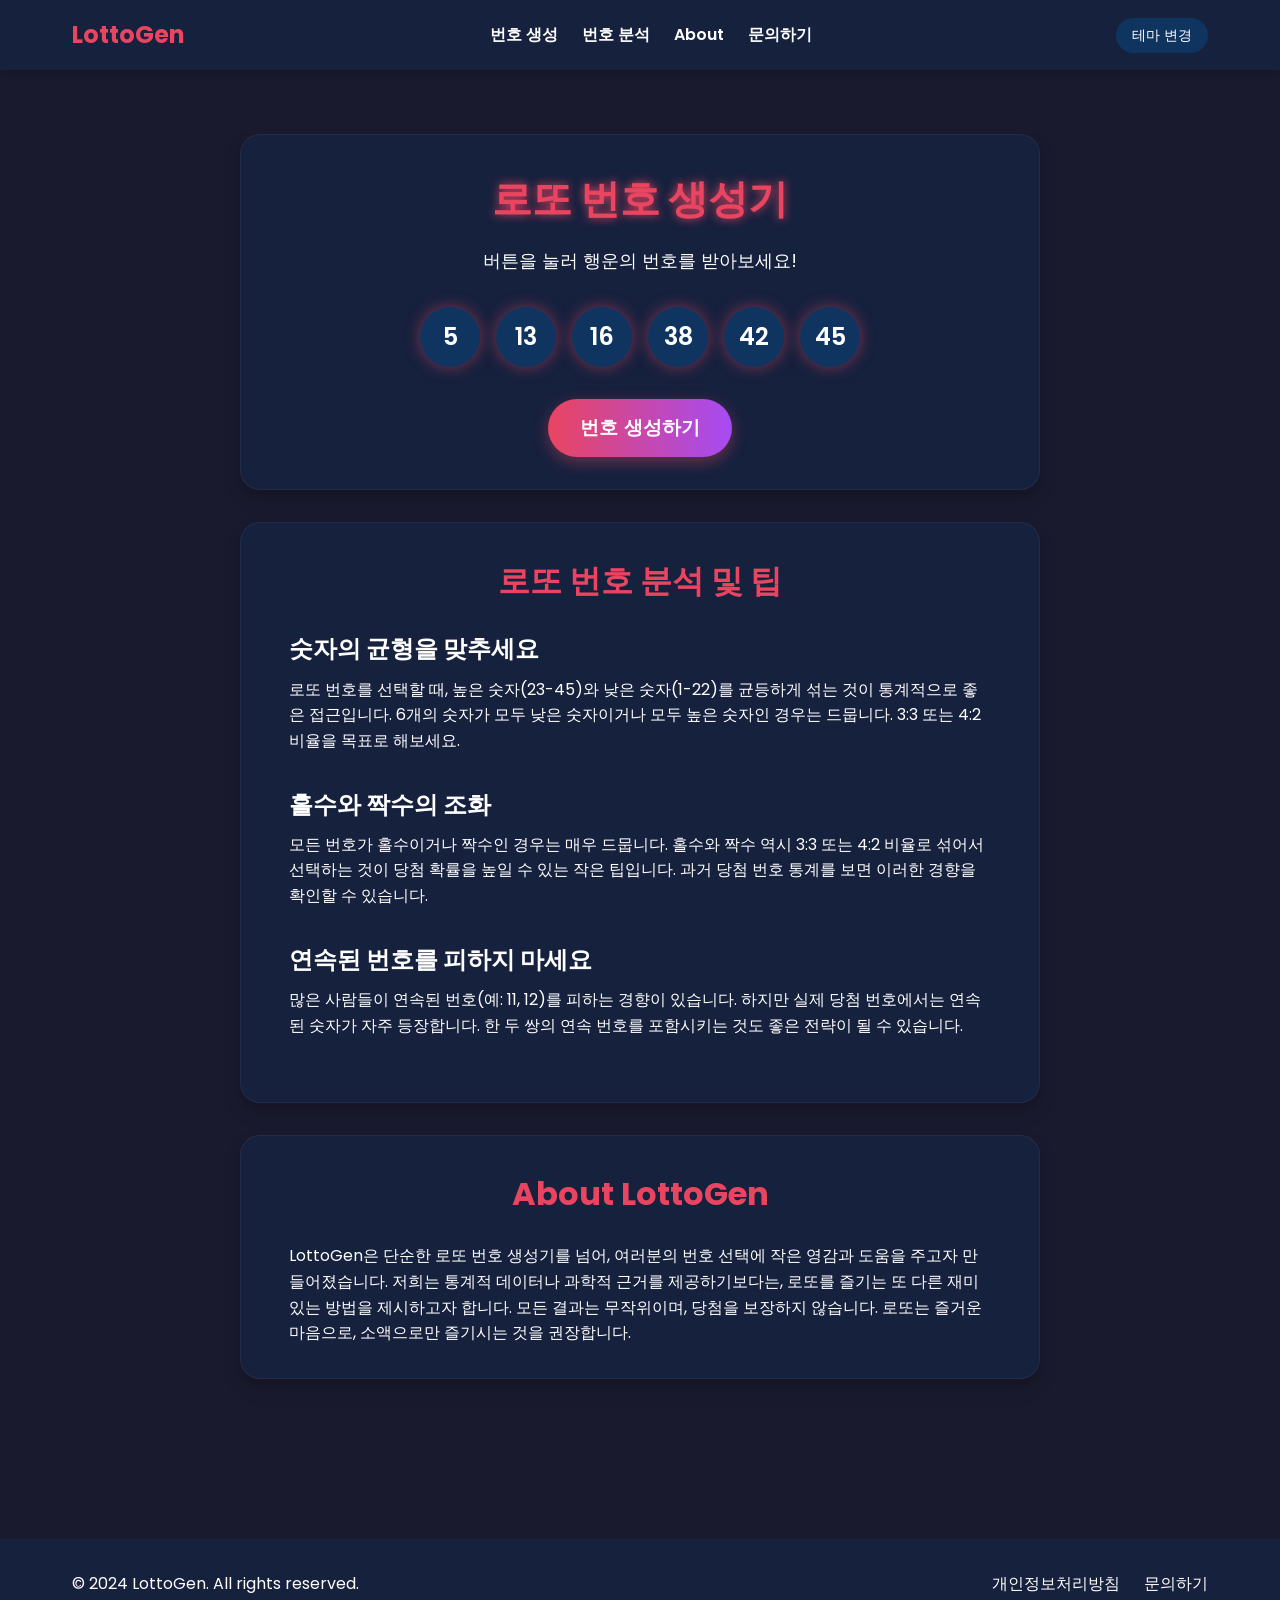
<file: index.html>
<!DOCTYPE html>
<html lang="ko">
<head>
    <script async src="https://pagead2.googlesyndication.com/pagead/js/adsbygoogle.js?client=ca-pub-6748941406737176"
     crossorigin="anonymous"></script>
    <meta charset="UTF-8">
    <meta name="viewport" content="width=device-width, initial-scale=1.0">
    <title>로또 번호 생성기 및 분석 - LottoGen</title>
    <meta name="description" content="LottoGen은 행운의 로또 번호를 생성하고, 로또 번호 선택에 도움이 되는 간단한 분석과 팁을 제공합니다.">
    <meta name="google-adsense-account" content="ca-pub-6748941406737176">
    <link rel="stylesheet" href="style.css">
    <script src="main.js" defer></script>
</head>
<body>

    <header class="site-header">
        <div class="header-container">
            <a href="index.html" class="logo">LottoGen</a>
            <nav class="main-nav">
                <ul>
                    <li><a href="#lotto-generator">번호 생성</a></li>
                    <li><a href="#lotto-analysis">번호 분석</a></li>
                    <li><a href="#about">About</a></li>
                    <li><a href="contact.html">문의하기</a></li>
                </ul>
            </nav>
            <button id="theme-toggle">테마 변경</button>
        </div>
    </header>

    <main>
        <section id="lotto-generator" class="container">
            <h1>로또 번호 생성기</h1>
            <p class="subtitle">버튼을 눌러 행운의 번호를 받아보세요!</p>
            <div class="lotto-numbers">
                <span class="number"></span>
                <span class="number"></span>
                <span class="number"></span>
                <span class="number"></span>
                <span class="number"></span>
                <span class="number"></span>
            </div>
            <button id="generate-btn">번호 생성하기</button>
        </section>

        <section id="lotto-analysis" class="container content-section">
            <h2>로또 번호 분석 및 팁</h2>
            <article>
                <h3>숫자의 균형을 맞추세요</h3>
                <p>로또 번호를 선택할 때, 높은 숫자(23-45)와 낮은 숫자(1-22)를 균등하게 섞는 것이 통계적으로 좋은 접근입니다. 6개의 숫자가 모두 낮은 숫자이거나 모두 높은 숫자인 경우는 드뭅니다. 3:3 또는 4:2 비율을 목표로 해보세요.</p>
            </article>
            <article>
                <h3>홀수와 짝수의 조화</h3>
                <p>모든 번호가 홀수이거나 짝수인 경우는 매우 드뭅니다. 홀수와 짝수 역시 3:3 또는 4:2 비율로 섞어서 선택하는 것이 당첨 확률을 높일 수 있는 작은 팁입니다. 과거 당첨 번호 통계를 보면 이러한 경향을 확인할 수 있습니다.</p>
            </article>
            <article>
                <h3>연속된 번호를 피하지 마세요</h3>
                <p>많은 사람들이 연속된 번호(예: 11, 12)를 피하는 경향이 있습니다. 하지만 실제 당첨 번호에서는 연속된 숫자가 자주 등장합니다. 한 두 쌍의 연속 번호를 포함시키는 것도 좋은 전략이 될 수 있습니다.</p>
            </article>
        </section>

        <section id="about" class="container content-section">
            <h2>About LottoGen</h2>
            <p>LottoGen은 단순한 로또 번호 생성기를 넘어, 여러분의 번호 선택에 작은 영감과 도움을 주고자 만들어졌습니다. 저희는 통계적 데이터나 과학적 근거를 제공하기보다는, 로또를 즐기는 또 다른 재미있는 방법을 제시하고자 합니다. 모든 결과는 무작위이며, 당첨을 보장하지 않습니다. 로또는 즐거운 마음으로, 소액으로만 즐기시는 것을 권장합니다.</p>
        </section>

        <div id="disqus_thread"></div>
    </main>
    
    <footer class="site-footer">
        <div class="footer-container">
            <p>&copy; 2024 LottoGen. All rights reserved.</p>
            <nav class="footer-nav">
                <ul>
                    <li><a href="privacy.html">개인정보처리방침</a></li>
                    <li><a href="contact.html">문의하기</a></li>
                </ul>
            </nav>
        </div>
    </footer>

    <script>
        /**
        *  RECOMMENDED CONFIGURATION VARIABLES: EDIT AND UNCOMMENT THE SECTION BELOW TO INSERT DYNAMIC VALUES FROM YOUR PLATFORM OR CMS.
        *  LEARN WHY DEFINING THESE VARIABLES IS IMPORTANT: https://disqus.com/admin/universalcode/#configuration-variables    */
        var disqus_config = function () {
        this.page.url = window.location.href;
        this.page.identifier = 'lotto-generator-page-main';
        };
        (function() { // DON'T EDIT BELOW THIS LINE
        var d = document, s = d.createElement('script');
        s.src = 'https://productbuilder-0po2iicuct.disqus.com/embed.js';
        s.setAttribute('data-timestamp', +new Date());
        (d.head || d.body).appendChild(s);
        })();
    </script>
    <noscript>Please enable JavaScript to view the <a href="https://disqus.com/?ref_noscript">comments powered by Disqus.</a></noscript>

</body>
</html>
</file>
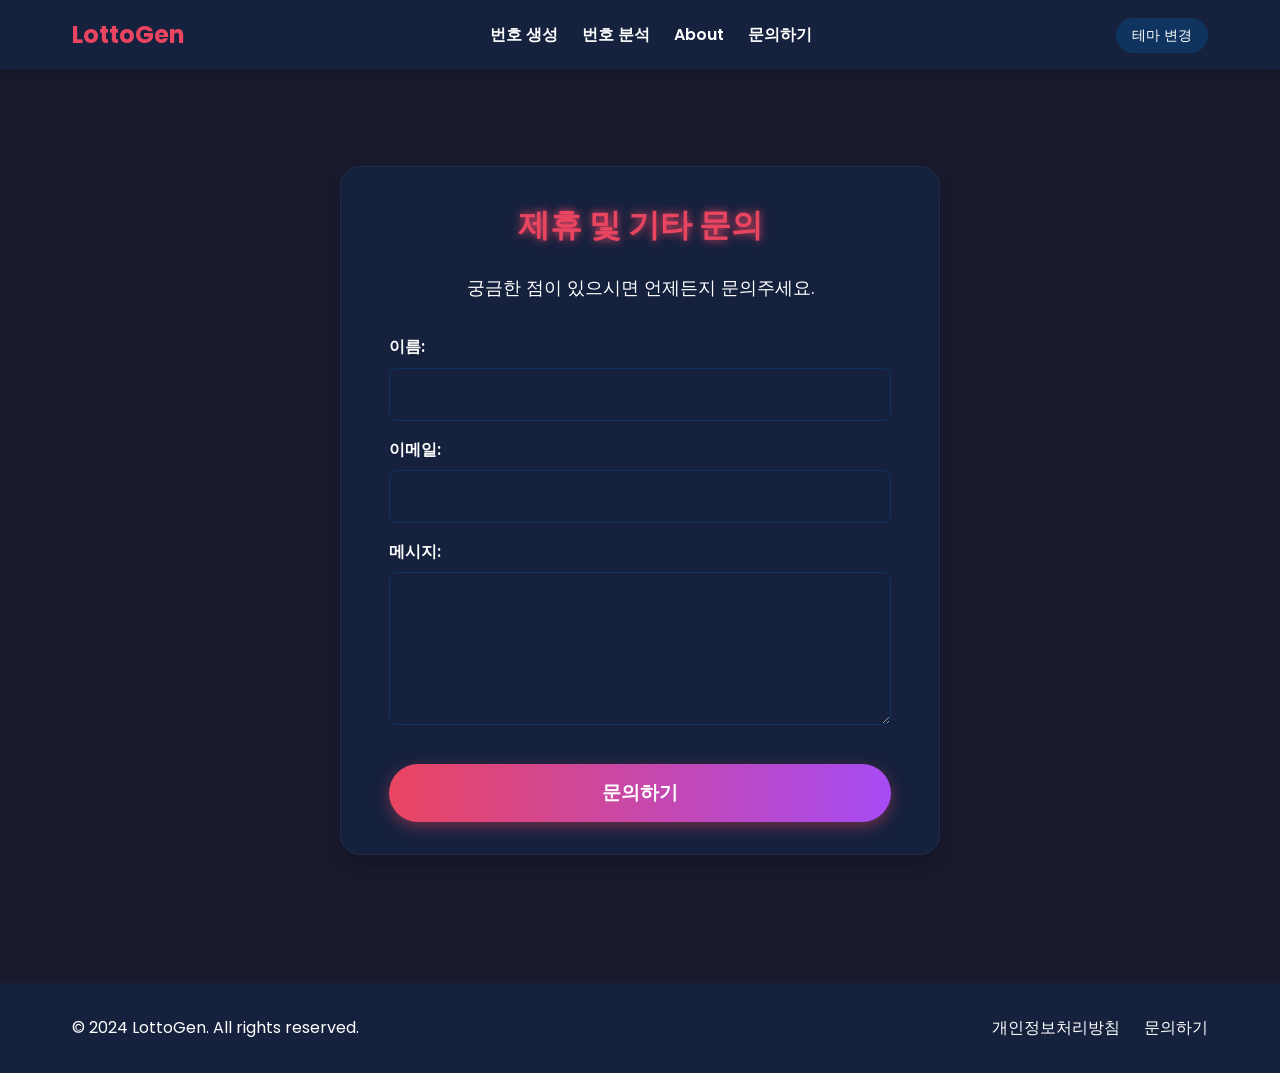
<file: contact.html>
<!DOCTYPE html>
<html lang="ko">
<head>
    <meta charset="UTF-8">
    <meta name="viewport" content="width=device-width, initial-scale=1.0">
    <title>문의하기 - LottoGen</title>
    <meta name="robots" content="noindex, nofollow">
    <link rel="stylesheet" href="style.css">
    <script src="main.js" defer></script>
</head>
<body>

    <header class="site-header">
        <div class="header-container">
            <a href="index.html" class="logo">LottoGen</a>
            <nav class="main-nav">
                <ul>
                    <li><a href="index.html#lotto-generator">번호 생성</a></li>
                    <li><a href="index.html#lotto-analysis">번호 분석</a></li>
                    <li><a href="index.html#about">About</a></li>
                    <li><a href="contact.html">문의하기</a></li>
                </ul>
            </nav>
            <button id="theme-toggle">테마 변경</button>
        </div>
    </header>

    <main>
        <section id="contact-form" class="container">
            <h2>제휴 및 기타 문의</h2>
            <p class="subtitle">궁금한 점이 있으시면 언제든지 문의주세요.</p>
            <form action="https://formspree.io/f/xkovbgrj" method="POST">
                <div class="form-group">
                    <label for="name">이름:</label>
                    <input type="text" id="name" name="name" required>
                </div>
                <div class="form-group">
                    <label for="email">이메일:</label>
                    <input type="email" id="email" name="email" required>
                </div>
                <div class="form-group">
                    <label for="message">메시지:</label>
                    <textarea id="message" name="message" rows="5" required></textarea>
                </div>
                <button type="submit">문의하기</button>
            </form>
        </section>
    </main>
    
    <footer class="site-footer">
        <div class="footer-container">
            <p>&copy; 2024 LottoGen. All rights reserved.</p>
            <nav class="footer-nav">
                <ul>
                    <li><a href="privacy.html">개인정보처리방침</a></li>
                    <li><a href="contact.html">문의하기</a></li>
                </ul>
            </nav>
        </div>
    </footer>

</body>
</html>
</file>
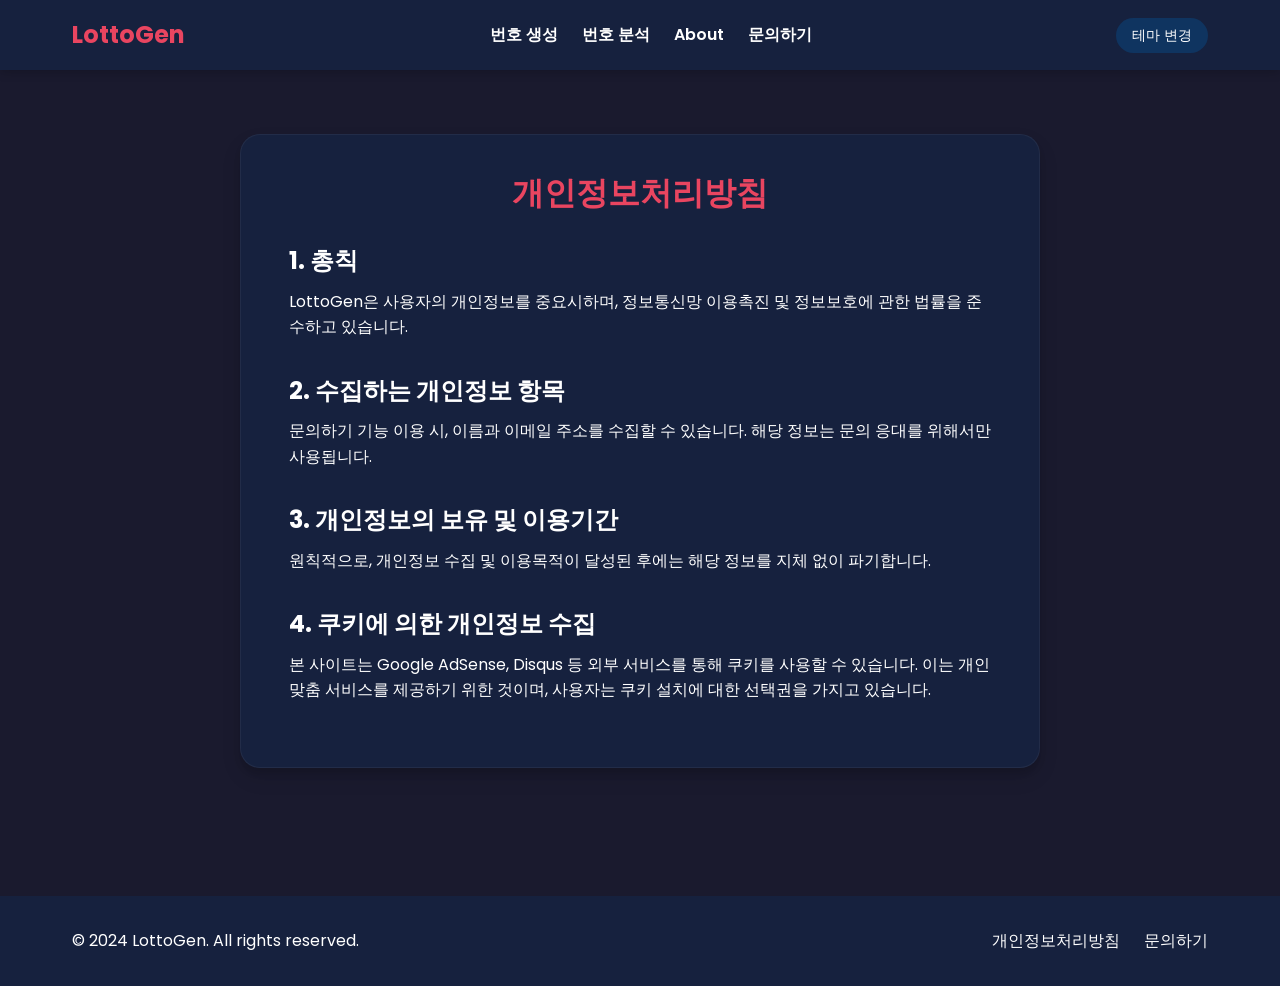
<file: privacy.html>
<!DOCTYPE html>
<html lang="ko">
<head>
    <meta charset="UTF-8">
    <meta name="viewport" content="width=device-width, initial-scale=1.0">
    <title>개인정보처리방침 - LottoGen</title>
    <meta name="robots" content="noindex, nofollow">
    <link rel="stylesheet" href="style.css">
    <script src="main.js" defer></script>
</head>
<body>

    <header class="site-header">
        <div class="header-container">
            <a href="index.html" class="logo">LottoGen</a>
            <nav class="main-nav">
                <ul>
                    <li><a href="index.html#lotto-generator">번호 생성</a></li>
                    <li><a href="index.html#lotto-analysis">번호 분석</a></li>
                    <li><a href="index.html#about">About</a></li>
                    <li><a href="contact.html">문의하기</a></li>
                </ul>
            </nav>
            <button id="theme-toggle">테마 변경</button>
        </div>
    </header>

    <main>
        <section class="container content-section">
            <h2>개인정보처리방침</h2>
            <article>
                <h3>1. 총칙</h3>
                <p>LottoGen은 사용자의 개인정보를 중요시하며, 정보통신망 이용촉진 및 정보보호에 관한 법률을 준수하고 있습니다.</p>
            </article>
            <article>
                <h3>2. 수집하는 개인정보 항목</h3>
                <p>문의하기 기능 이용 시, 이름과 이메일 주소를 수집할 수 있습니다. 해당 정보는 문의 응대를 위해서만 사용됩니다.</p>
            </article>
            <article>
                <h3>3. 개인정보의 보유 및 이용기간</h3>
                <p>원칙적으로, 개인정보 수집 및 이용목적이 달성된 후에는 해당 정보를 지체 없이 파기합니다.</p>
            </article>
            <article>
                <h3>4. 쿠키에 의한 개인정보 수집</h3>
                <p>본 사이트는 Google AdSense, Disqus 등 외부 서비스를 통해 쿠키를 사용할 수 있습니다. 이는 개인 맞춤 서비스를 제공하기 위한 것이며, 사용자는 쿠키 설치에 대한 선택권을 가지고 있습니다.</p>
            </article>
        </section>
    </main>
    
    <footer class="site-footer">
        <div class="footer-container">
            <p>&copy; 2024 LottoGen. All rights reserved.</p>
            <nav class="footer-nav">
                <ul>
                    <li><a href="privacy.html">개인정보처리방침</a></li>
                    <li><a href="contact.html">문의하기</a></li>
                </ul>
            </nav>
        </div>
    </footer>

</body>
</html>
</file>
<file: style.css>
@import url('https://fonts.googleapis.com/css2?family=Poppins:wght@400;600;700&display=swap');

:root {
    --background-color: #1a1a2e;
    --container-color: #16213e;
    --primary-color: #0f3460;
    --accent-color: #e94560;
    --text-color: #ffffff;
    --font-family: 'Poppins', sans-serif;
    --header-height: 70px;
}

body.light-mode {
    --background-color: #f4f4f9;
    --container-color: #ffffff;
    --primary-color: #e0e0e0;
    --accent-color: #ff6b6b;
    --text-color: #333333;
}

* {
    margin: 0;
    padding: 0;
    box-sizing: border-box;
}

html {
    scroll-behavior: smooth;
}

body {
    font-family: var(--font-family);
    background-color: var(--background-color);
    color: var(--text-color);
    line-height: 1.6;
    padding-top: var(--header-height);
    transition: background-color 0.3s ease, color 0.3s ease;
}

/* Header and Navigation */
.site-header {
    background-color: var(--container-color);
    box-shadow: 0 2px 10px rgba(0,0,0,0.2);
    position: fixed;
    top: 0;
    width: 100%;
    z-index: 1000;
}

.header-container {
    display: flex;
    justify-content: space-between;
    align-items: center;
    max-width: 1200px;
    margin: 0 auto;
    padding: 0 2rem;
    height: var(--header-height);
}

.logo {
    font-size: 1.5rem;
    font-weight: 700;
    color: var(--accent-color);
    text-decoration: none;
}

.main-nav ul {
    list-style: none;
    display: flex;
    gap: 1.5rem;
}

.main-nav a {
    color: var(--text-color);
    text-decoration: none;
    font-weight: 600;
    transition: color 0.3s ease;
}

.main-nav a:hover {
    color: var(--accent-color);
}

#theme-toggle {
    background-color: var(--primary-color);
    color: var(--text-color);
    border: none;
    padding: 0.5rem 1rem;
    font-size: 0.9rem;
    border-radius: 20px;
    cursor: pointer;
    transition: all 0.3s ease;
}

/* Main Content and Containers */
main {
    padding: 2rem 0;
}

.container {
    background-color: var(--container-color);
    padding: 2rem 3rem;
    border-radius: 20px;
    text-align: center;
    box-shadow: 0 10px 20px rgba(0, 0, 0, 0.1), 0 6px 6px rgba(0, 0, 0, 0.1);
    border: 1px solid rgba(255, 255, 255, 0.05);
    margin: 2rem auto;
    max-width: 800px;
    transition: background-color 0.3s ease;
}

.content-section {
    text-align: left;
}

.content-section h2 {
    text-align: center;
    font-size: 2rem;
    font-weight: 700;
    margin-bottom: 1.5rem;
    color: var(--accent-color);
}

.content-section article {
    margin-bottom: 2rem;
}

.content-section article h3 {
    font-size: 1.5rem;
    margin-bottom: 0.5rem;
}

/* Lotto Generator Specific */
#lotto-generator h1 {
    font-size: 2.5rem;
    font-weight: 700;
    margin-bottom: 1rem;
    color: var(--accent-color);
    text-shadow: 0 0 10px var(--accent-color);
}

.subtitle {
    margin-bottom: 2rem;
    font-size: 1.1rem;
}

.lotto-numbers {
    display: flex;
    justify-content: center;
    gap: 1rem;
    margin-bottom: 2rem;
}

.number {
    background-color: var(--primary-color);
    color: var(--text-color);
    width: 60px;
    height: 60px;
    border-radius: 50%;
    display: flex;
    justify-content: center;
    align-items: center;
    font-size: 1.5rem;
    font-weight: 600;
    box-shadow: 0 0 15px rgba(233, 69, 96, 0.3);
    transition: all 0.3s ease;
}

#generate-btn {
    background-image: linear-gradient(to right, #e94560, #a64bf4);
    color: var(--text-color);
    border: none;
    padding: 1rem 2rem;
    font-size: 1.2rem;
    font-weight: 600;
    border-radius: 50px;
    cursor: pointer;
    transition: all 0.3s ease;
    box-shadow: 0 5px 15px rgba(233, 69, 96, 0.4);
}

#generate-btn:hover {
    transform: translateY(-3px);
    box-shadow: 0 8px 25px rgba(233, 69, 96, 0.6);
}

/* Footer */
.site-footer {
    background-color: var(--container-color);
    padding: 2rem 0;
    margin-top: 4rem;
}

.footer-container {
    display: flex;
    justify-content: space-between;
    align-items: center;
    max-width: 1200px;
    margin: 0 auto;
    padding: 0 2rem;
}

.footer-nav ul {
    list-style: none;
    display: flex;
    gap: 1.5rem;
}

.footer-nav a {
    color: var(--text-color);
    text-decoration: none;
    transition: color 0.3s ease;
}

.footer-nav a:hover {
    color: var(--accent-color);
}


/* Contact Form Styles (for contact.html) */
#contact-form {
    margin-top: 4rem;
    max-width: 600px;
}

#contact-form h2 {
    font-size: 2rem;
    font-weight: 700;
    margin-bottom: 1.5rem;
    color: var(--accent-color);
    text-shadow: 0 0 8px var(--accent-color);
}

#contact-form form {
    display: flex;
    flex-direction: column;
    gap: 1rem;
}

.form-group {
    text-align: left;
}

.form-group label {
    display: block;
    margin-bottom: 0.5rem;
    font-weight: 600;
    color: var(--text-color);
}

.form-group input[type="text"],
.form-group input[type="email"],
.form-group textarea {
    width: 100%;
    padding: 0.8rem;
    border: 1px solid var(--primary-color);
    border-radius: 8px;
    background-color: var(--container-color);
    color: var(--text-color);
    font-family: var(--font-family);
    font-size: 1rem;
    transition: border-color 0.3s ease;
}

.form-group input[type="text"]:focus,
.form-group input[type="email"]:focus,
.form-group textarea:focus {
    outline: none;
    border-color: var(--accent-color);
}

#contact-form button[type="submit"] {
    background-image: linear-gradient(to right, #e94560, #a64bf4);
    color: var(--text-color);
    border: none;
    padding: 1rem 2rem;
    font-size: 1.2rem;
    font-weight: 600;
    border-radius: 50px;
    cursor: pointer;
    transition: all 0.3s ease;
    box-shadow: 0 5px 15px rgba(233, 69, 96, 0.4);
    margin-top: 1rem;
}

/* Disqus Thread Styles */
#disqus_thread {
    margin: 4rem auto;
    width: 100%;
    max-width: 800px;
    padding: 0 2rem;
}

@media (max-width: 768px) {
    .header-container, .footer-container {
        flex-direction: column;
        gap: 1rem;
        padding-top: 1rem;
        padding-bottom: 1rem;
        height: auto;
    }
    body {
        padding-top: 140px; /* Adjust for taller header */
    }
    .main-nav ul {
        gap: 1rem;
    }
}
</file>
